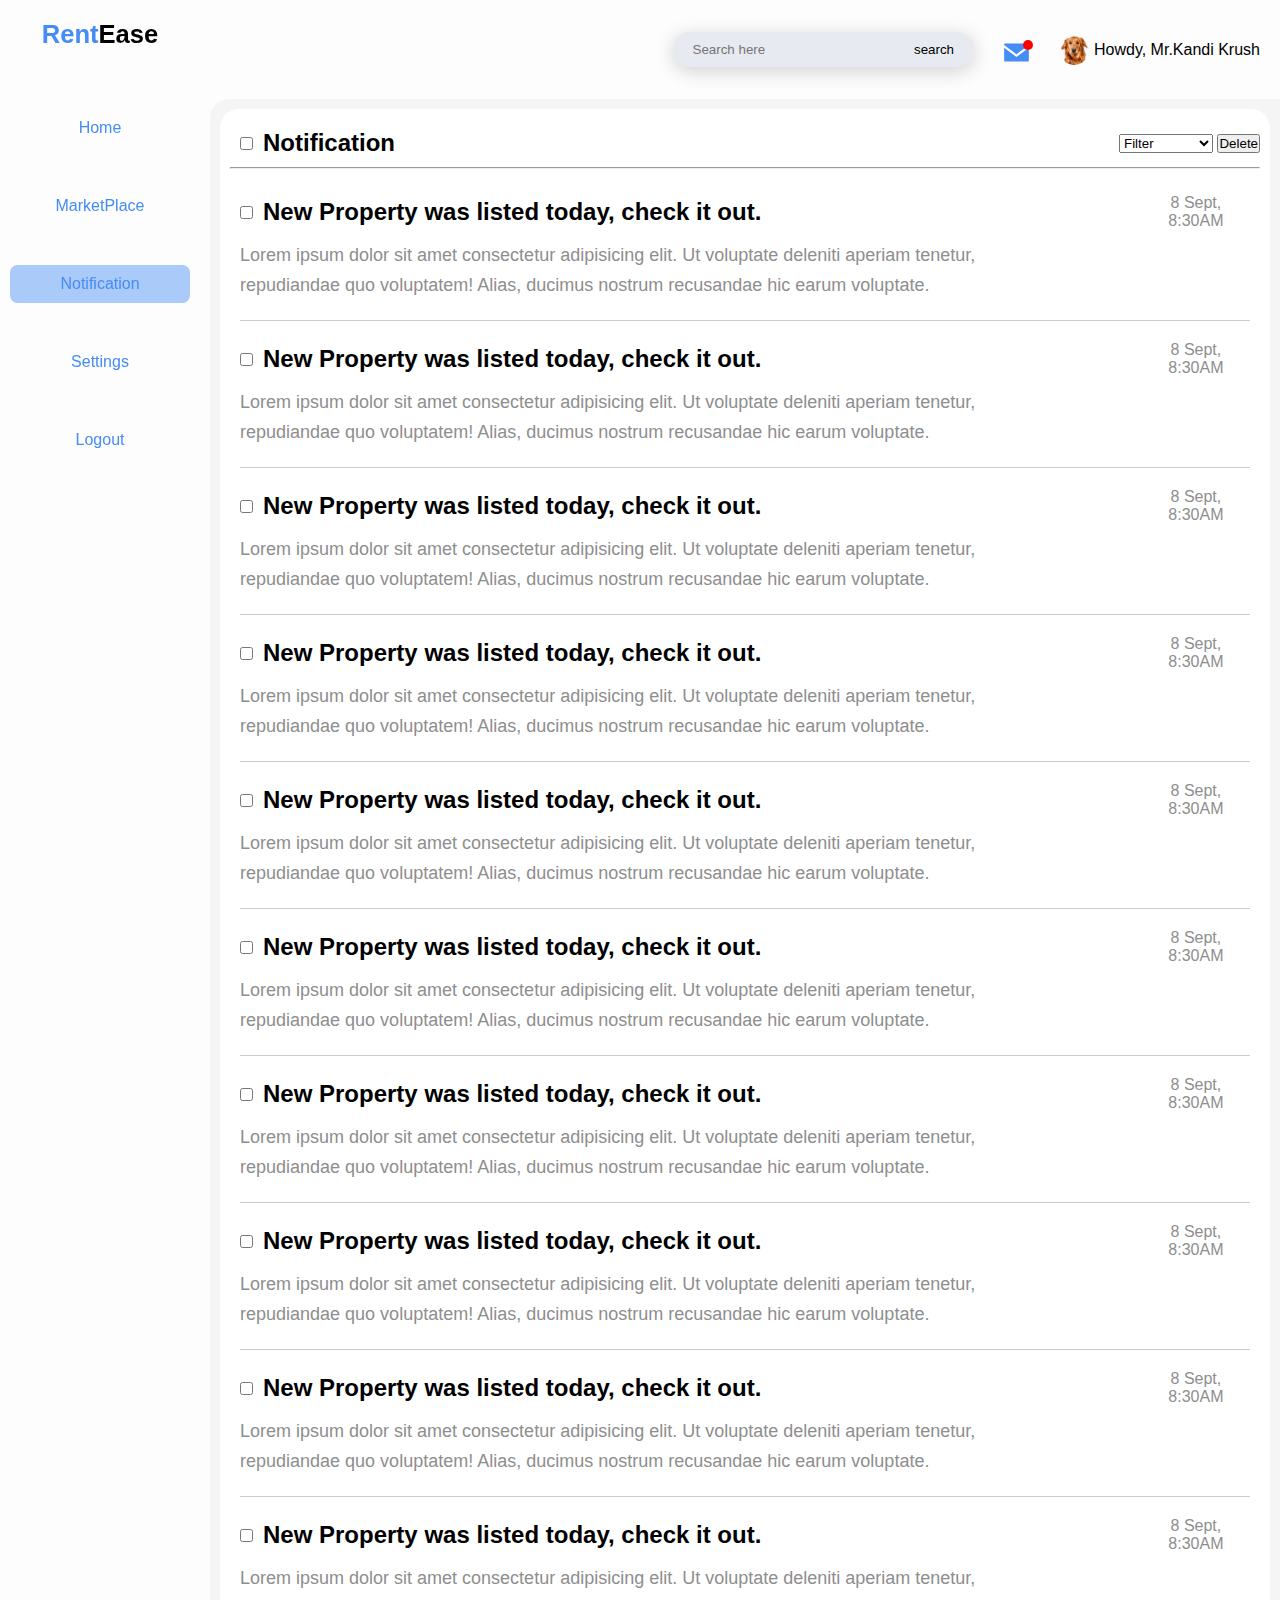
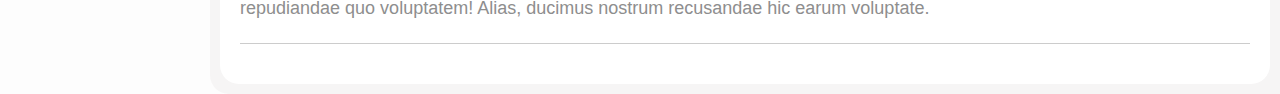
<file: notification.html>
<!DOCTYPE html>
<html lang="en">
<head>
    <meta charset="UTF-8">
    <meta name="viewport" content="width=device-width, initial-scale=1.0">
    <link rel="stylesheet" href="./CSS/notify.css">
    <title>RentEase | Notification Center </title>
</head>
<body>

    <div class="header">
       
        <div class="join-cta">
           <form>
            <input type="search" placeholder="Search here">
            <input type="submit" value="search">
           </form>
          <div class="mailbox">
           <a href="#">
            <img src="./icons/mail-2569.svg" alt="User Mailbox">
           </a>
            <div class="info-dot"></div>
           
          </div>
         <div class="user">
            <img src="./img/dog face 1.jpg" alt="User Icon" class="user-icon">
            <p>Howdy, Mr.Kandi Krush</p>
         </div>
           
        </div>
    </div>

    <div class="container">
       
        <div class="side-nav">

            <div class="logo">
                <h1><span>Rent</span>Ease</h1>
            </div>

            <ul>
                <li>
                    <button><a href="index.html" class="de-link">Home</a></button>
                </li>
                <li>
                    <button><a href="marketplace.html" class="de-link">MarketPlace</a></button>
                </li>
                <li>
                    <button class="active"><a href="./notification.html" class="de-link">Notification</a></button>
                </li>
                <li>
                    <button ><a href="settings.html" class="de-link">Settings</a></button>
                </li>
                <li>
                    <button><a href="#" class="de-link logout ">Logout</a></button>
                </li>
               
            </ul>
        </div>
<!-- Main Container -->
        <div class="other-side-content">

            <!-- Notification Center Section -->
             <div class="notify-container">
                <div class="notify-head">
                    <form>
                        <input type="checkbox">
                        <h2>Notification</h2>
                    </form>
                 
                    <div class="notify-filter-card">
<select name="filter">
    <option value="0">Filter</option>
    <option value="1">New</option>
    <option value="2">Unread</option>
    <option value="3">Promotional</option>
    <option value="4">Read</option>
</select>
<button>Delete</button>
</div>
                </div>
                <hr>
<div class="notify-body">
  <div class="notify-card">
    <div class="notify-body-head">
       <div class="notify-info">
        <input type="checkbox">
        <h2>New Property was listed today, check it out.</h2>
       </div>
        <p>8 Sept, 8:30AM</p>
    </div>
    <div class="notify-txt">
        <p>Lorem ipsum dolor sit amet consectetur adipisicing elit. Ut voluptate deleniti aperiam tenetur, repudiandae quo voluptatem! Alias, ducimus nostrum recusandae hic earum voluptate. </p>
    </div>
  </div>
  <div class="notify-card">
    <div class="notify-body-head">
       <div class="notify-info">
        <input type="checkbox">
        <h2>New Property was listed today, check it out.</h2>
       </div>
        <p>8 Sept, 8:30AM</p>
    </div>
    <div class="notify-txt">
        <p>Lorem ipsum dolor sit amet consectetur adipisicing elit. Ut voluptate deleniti aperiam tenetur, repudiandae quo voluptatem! Alias, ducimus nostrum recusandae hic earum voluptate. </p>
    </div>
  </div>
  <div class="notify-card">
    <div class="notify-body-head">
       <div class="notify-info">
        <input type="checkbox">
        <h2>New Property was listed today, check it out.</h2>
       </div>
        <p>8 Sept, 8:30AM</p>
    </div>
    <div class="notify-txt">
        <p>Lorem ipsum dolor sit amet consectetur adipisicing elit. Ut voluptate deleniti aperiam tenetur, repudiandae quo voluptatem! Alias, ducimus nostrum recusandae hic earum voluptate. </p>
    </div>
  </div>
  <div class="notify-card">
    <div class="notify-body-head">
       <div class="notify-info">
        <input type="checkbox">
        <h2>New Property was listed today, check it out.</h2>
       </div>
        <p>8 Sept, 8:30AM</p>
    </div>
    <div class="notify-txt">
        <p>Lorem ipsum dolor sit amet consectetur adipisicing elit. Ut voluptate deleniti aperiam tenetur, repudiandae quo voluptatem! Alias, ducimus nostrum recusandae hic earum voluptate. </p>
    </div>
  </div>
  <div class="notify-card">
    <div class="notify-body-head">
       <div class="notify-info">
        <input type="checkbox">
        <h2>New Property was listed today, check it out.</h2>
       </div>
        <p>8 Sept, 8:30AM</p>
    </div>
    <div class="notify-txt">
        <p>Lorem ipsum dolor sit amet consectetur adipisicing elit. Ut voluptate deleniti aperiam tenetur, repudiandae quo voluptatem! Alias, ducimus nostrum recusandae hic earum voluptate. </p>
    </div>
  </div>
  <div class="notify-card">
    <div class="notify-body-head">
       <div class="notify-info">
        <input type="checkbox">
        <h2>New Property was listed today, check it out.</h2>
       </div>
        <p>8 Sept, 8:30AM</p>
    </div>
    <div class="notify-txt">
        <p>Lorem ipsum dolor sit amet consectetur adipisicing elit. Ut voluptate deleniti aperiam tenetur, repudiandae quo voluptatem! Alias, ducimus nostrum recusandae hic earum voluptate. </p>
    </div>
  </div>
  <div class="notify-card">
    <div class="notify-body-head">
       <div class="notify-info">
        <input type="checkbox">
        <h2>New Property was listed today, check it out.</h2>
       </div>
        <p>8 Sept, 8:30AM</p>
    </div>
    <div class="notify-txt">
        <p>Lorem ipsum dolor sit amet consectetur adipisicing elit. Ut voluptate deleniti aperiam tenetur, repudiandae quo voluptatem! Alias, ducimus nostrum recusandae hic earum voluptate. </p>
    </div>
  </div>
  <div class="notify-card">
    <div class="notify-body-head">
       <div class="notify-info">
        <input type="checkbox">
        <h2>New Property was listed today, check it out.</h2>
       </div>
        <p>8 Sept, 8:30AM</p>
    </div>
    <div class="notify-txt">
        <p>Lorem ipsum dolor sit amet consectetur adipisicing elit. Ut voluptate deleniti aperiam tenetur, repudiandae quo voluptatem! Alias, ducimus nostrum recusandae hic earum voluptate. </p>
    </div>
  </div>
  <div class="notify-card">
    <div class="notify-body-head">
       <div class="notify-info">
        <input type="checkbox">
        <h2>New Property was listed today, check it out.</h2>
       </div>
        <p>8 Sept, 8:30AM</p>
    </div>
    <div class="notify-txt">
        <p>Lorem ipsum dolor sit amet consectetur adipisicing elit. Ut voluptate deleniti aperiam tenetur, repudiandae quo voluptatem! Alias, ducimus nostrum recusandae hic earum voluptate. </p>
    </div>
  </div>
  <div class="notify-card">
    <div class="notify-body-head">
       <div class="notify-info">
        <input type="checkbox">
        <h2>New Property was listed today, check it out.</h2>
       </div>
        <p>8 Sept, 8:30AM</p>
    </div>
    <div class="notify-txt">
        <p>Lorem ipsum dolor sit amet consectetur adipisicing elit. Ut voluptate deleniti aperiam tenetur, repudiandae quo voluptatem! Alias, ducimus nostrum recusandae hic earum voluptate. </p>
    </div>
  </div>
  

</div>
             </div>

        </div>
   </div>

</body>

   
    </script>
</html>
</file>
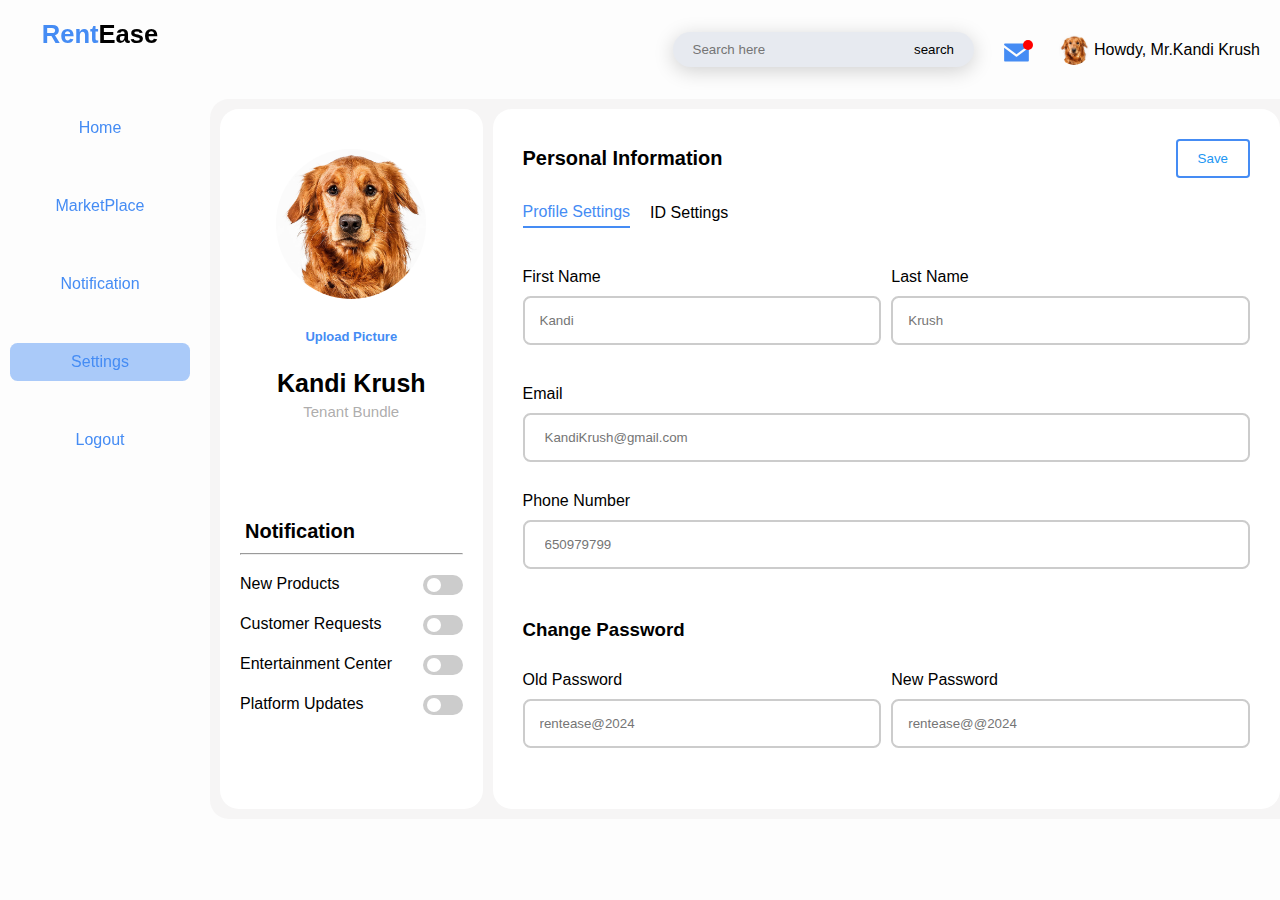
<file: settings.html>
<!DOCTYPE html>
<html lang="en">
<head>
    <meta charset="UTF-8">
    <meta name="viewport" content="width=device-width, initial-scale=1.0">
    <link rel="stylesheet" href="./CSS/settings.css">
    <title>RentEase | Settings </title>
</head>
<body>

    <div class="header">
       
        <div class="join-cta">
           <form>
            <input type="search" placeholder="Search here">
            <input type="submit" value="search">
           </form>
          <div class="mailbox">
           <a href="#">
            <img src="./icons/mail-2569.svg" alt="User Mailbox">
           </a>
            <div class="info-dot"></div>
           
          </div>
         <div class="user">
            <img src="./img/dog face 1.jpg" alt="User Icon" class="user-icon">
            <p>Howdy, Mr.Kandi Krush</p>
         </div>
           
        </div>
    </div>

    <div class="container">
       
        <div class="side-nav">

            <div class="logo">
                <h1><span>Rent</span>Ease</h1>
            </div>

            <ul>
                <li>
                    <button><a href="index.html" class="de-link">Home</a></button>
                </li>
                <li>
                    <button><a href="marketplace.html" class="de-link">MarketPlace</a></button>
                </li>
                <li>
                    <button><a href="notification.html" class="de-link">Notification</a></button>
                </li>
                <li>
                    <button class="active"><a href="settings.html" class="de-link">Settings</a></button>
                </li>
                <li>
                    <button><a href="#" class="de-link logout ">Logout</a></button>
                </li>
               
            </ul>
        </div>
<!-- Main Container -->
        <div class="other-side-content">

            <!-- Welcome Section -->

            <div class="user-info">
               <div class="user-profile">
                <img src="./img/dog face 1.jpg" alt="User Image">
                <a href="#" >Upload Picture</a>
                <h2>Kandi Krush</h2>
                <p>Tenant Bundle</p>
               </div>
               <div class="user-notify">
                <h2>Notification</h2>
                <hr>
                <div class="notify-card">
                    <div class="notify-btn">
                        
                        <p>New Products</p>
                        <label class="switch">
                            <input type="checkbox">
                            <span class="slider round"></span>
                          </label>
                        
                    </div>
                    <div class="notify-btn">
                        <p>Customer Requests</p>
                        <label class="switch">
                            <input type="checkbox">
                            <span class="slider round"></span>
                          </label>
                    </div>
                    <div class="notify-btn">
                        <p>Entertainment Center</p>
                        <label class="switch">
                            <input type="checkbox">
                            <span class="slider round"></span>
                          </label>
                    </div>
                    <div class="notify-btn">
                        <p>Platform Updates</p>
                        <label class="switch">
                            <input type="checkbox">
                            <span class="slider round"></span>
                          </label>
                    </div>
                </div>
               </div>
            </div>
            <div class="user-full-info">
                <div class="profile-title">
                    <h1>Personal Information</h1>
                    <button class="save-btn">Save</button>
                </div>
                <div class="profile-card">
                    <div class="profile-links">
                        <a href="#" class="main-link">Profile Settings</a>
                        <a href="#">ID Settings</a>
                    </div>
                    <form class="profile-form">
                        <div class="usernames">
                            <div class="sub-username">
                                <label >First Name</label>
                            <input type="text" placeholder="Kandi">
                            </div>
                         <div class="sub-username">
                            <label >Last Name</label>
                        <input type="text" placeholder="Krush">
                        </div>

                         </div>
                         <div class="extend-info">
                            <label >Email</label>
                            <input type="email" placeholder="KandiKrush@gmail.com">
                            <label >Phone Number</label>
                            <input type="tel" placeholder="650979799">
                            
                         </div>
                        
                         
                       <h3>Change Password</h3>
                        <div class="pass-card">
                            <div class="pass">
                                <label >Old Password</label>
                        <input type="password" placeholder="rentease@2024">
                            </div>
                       <div class="pass">
                        <label >New Password</label>
                        <input type="password" placeholder="rentease@@2024">
                       </div>
                        
                        </div>
                    </form>

                </div>
            </div>

    </div>
   
   </div>

</body>

   
    </script>
</html>
</file>
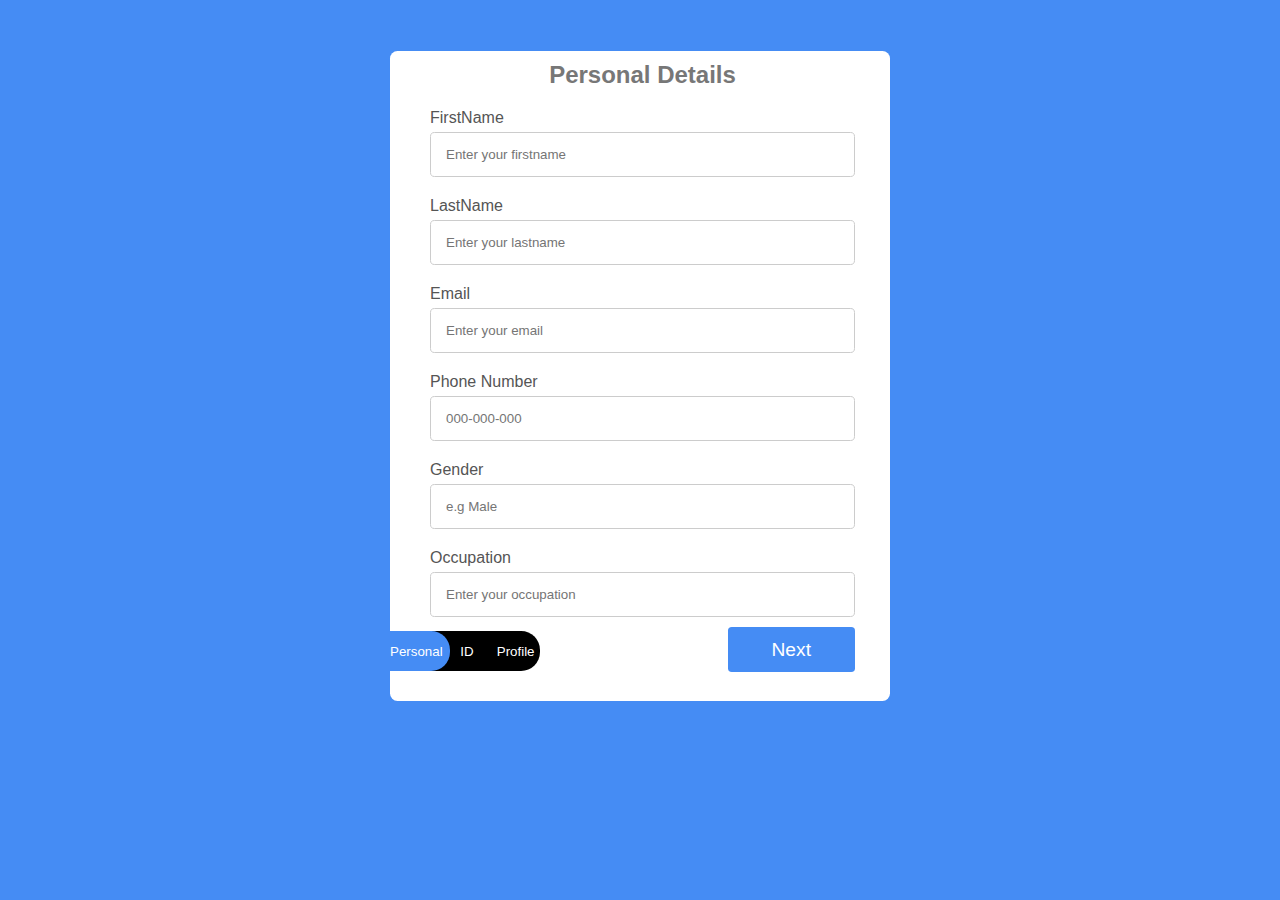
<file: RegisterForm/register.html>
<!DOCTYPE html>
<html lang="en">
<head>
    <meta charset="UTF-8">
    <meta name="viewport" content="width=device-width, initial-scale=1.0">
    <link rel="stylesheet" href="../CSS/register.css">
    <title>rentease.cm | Registration </title>
</head>
<body>
    <div class="container">
        
        <form action="#" id="form-1"  >
        
            <h3>Personal Details</h3>
            <div class="info">
                <div class="input-field">
                    <label>FirstName</label>
                    <input type="text" placeholder="Enter your firstname" required>
                </div>
                <div class="input-field">
                    <label>LastName</label>
                    <input type="text" placeholder="Enter your lastname" required>
                </div>
                <div class="input-field">
                    <label>Email</label>
                    <input type="email" placeholder="Enter your email" required>
                </div>
                <div class="input-field">
                    <label>Phone Number</label>
                    <input type="tel" placeholder="000-000-000" pattern="[0-9][0-9][0-9]" required>
                </div>
                <div class="input-field">
                    <label>Gender</label>
                    <input type="text" placeholder="e.g Male" required>
                </div>
                <div class="input-field">
                    <label>Occupation</label>
                    <input type="email" placeholder="Enter your occupation">
                </div>
            </div>
     
        <button class="cta-btn" id="nextbtn1" type="button">Next</button>
        </form>


        <form action="#" id="form-2" >
        
            <h3>ID & Address Details</h3>
            <div class="info">
                <div class="input-field">
                    <label>ID Type</label>
                    <input type="text" placeholder=" National, Passport, Driver's License etc" required>
                </div>
                <div class="input-field">
                    <label>ID Number</label>
                    <input type="number" placeholder="11223344556677889900" required>
                </div>
                <div class="input-field">
                    <label>Expiry Date</label>
                    <input type="date" placeholder="mm/dd/yyyy">
                </div>
                <div class="input-field">
                    <label>Region</label>
                    <input type="text" placeholder="South West" >
                </div>
                <div class="input-field">
                    <label>Town/City</label>
                    <input type="text" placeholder="Buea">
                </div>
                <div class="input-field">
                    <label>Location</label>
                    <input type="text" placeholder="UB South">
                </div>
            </div>
           
        <button class="cta-btn" id="nextbtn2" type="button">Next</button>
        <button class="cta-btn" id="prevbtn1" type="button">Previous</button>
        </form>



        <form action="#" id="form-3">
        
            <h3>Profile Details</h3>
            <div class="info">
                <div class="input-field">
                    <label>UserName</label>
                    <input type="text" placeholder=" Enter your username" required>
                </div>
                <div class="input-field">
                    <label>Password</label>
                    <input type="password"  required>
                </div>
                <div class="input-field">
                    <label>Re-Type Password</label>
                    <input type="password" required>
                </div>
                <div class="input-field">
                    <label>Upload Profile Picture</label>
                    <input type="file" >
                </div>
                <div class="input-field">
                    <label>Account Type</label>
                   <select name="account" id="acctype">
                    <option value="0">Landlord</option>
                    <option value="1">Tenant</option>
                   </select>
                </div>
                
            </div>
           
        <button class="cta-btn" id="nextbtn" type="submit">submit</button>
        <button class="cta-btn" id="prevbtn2" type="button">Previous</button>
        </form>


<div class="step-indicator">
    <div id="progess"></div>
    <div class="step"><small>Personal</small></div>
    <div class="step"><small>ID</small></div>
    <div class="step"><small>Profile</small></div>

</div>



       
        

    </div>
    
</body>
<script>

var Form1 = document.getElementById("form-1");
var Form2 = document.getElementById("form-2");
var Form3 = document.getElementById("form-3");

const Nextbtn1 =  document.getElementById("nextbtn1");
const Nextbtn2 =  document.getElementById("nextbtn2");
const prevbtn1 =  document.getElementById("prevbtn1");
var prevbtn2 =  document.getElementById("prevbtn2");

var progress =  document.getElementById("progess");



Nextbtn1.addEventListener("click", function()
{
    Form1.style.left = "-550px";
    Form2.style.left = "40px";
    progress.style.width = "90px"
    progress.style.borderRadius = "0 5mm 5mm 0";
})
Nextbtn2.addEventListener("click", function()
{
    Form2.style.left = "-550px";
    Form3.style.left = "40px";
    progress.style.width = "150px";
    progress.style.borderRadius = "0 5mm 5mm 0";
})

prevbtn1.addEventListener("click", function()
{
    Form1.style.left = "40px";
    Form2.style.left = "550px";
    progress.style.width = "60px"
    progress.style.borderRadius = "0 5mm 5mm 0";
    
})
prevbtn2.addEventListener("click", function()
{
    Form2.style.left = "40px";
    Form3.style.left = "550px";
    progress.style.width = "90px"
    progress.style.borderRadius = "0 5mm 5mm 0";
    
})

</script>
</html>
</file>
<file: CSS/notify.css>
:root
{
    --primary-color:#fff ;
    --secondary-color:#000;
    --accent-color:#458cf4;
    --acc:#f0f3f8;
    --accc:#cdd3e1; 
    --h1-fs:64px;
    --h1-lh:72px;
    --p-fs:18px;
    --p-lh:30px;
}

*
{
    padding: 0;
    margin: 0;
    box-sizing: border-box;
    font-family: Arial, Helvetica, sans-serif;
    text-decoration: none;
    list-style-type: none;
}
body
{
    background: #fdfdfd;
}

span
{
    color: #458cf4;
}

.header
{
    display: flex;
    align-items: center;
    justify-content: end;
    position: static;
    padding: 30px 20px;
}

.header .join-cta
{
    display: flex;
    justify-content: space-between;
    align-items: center;
    gap: 30px;
}

.join-cta form
{
    background: #e7eaf0;
    border-radius: 5mm;
    box-shadow: 0 4px 20px #0000002e;
}

.join-cta form input
{
    border-radius: 5mm;
    padding: 10px 20px;
    outline: 0;
    border: 0;
    background: transparent;

}

.mailbox
{
    display: flex;
    align-items: center;
    justify-content: center;
    gap: 15px;
    position: relative;
    box-sizing: border-box;
    margin-top: 10px;
    
}
.mailbox img
{
    width: 25px;
    
}

.mailbox .info-dot
{
    width: 10px;
    height: 10px;
    border-radius: 50%;
    background: red;
    position: absolute;
    left: 19px;
    top: 0;
}
.join-cta .user-icon
{
    width: 30px;
    border-radius: 50%;
}
.join-cta .user
{
    display: flex;
    align-items: center;
    justify-content: center;
    gap: 5px;
    position: relative;
    box-sizing: border-box;
}


.container .side-nav
{
  position: fixed;
  height: 100%;
  width: 200px;
  top: 0;
 z-index: 1;
  left: 0;
}
.side-nav .logo h1
{
    font-size: 1.6em;
    text-align: center;
    padding: 20px;

}


.side-nav ul
{
   padding: 0 10px;
  
}
.side-nav ul li
{
    margin: 40px 0;
    width: 180px;
}
.side-nav ul li a
{
    
    color: #458cf4;
    padding: 0 30px;
    
}
.side-nav  button
{
    
   width: 180px;
   background: transparent;
  border: none;
   border-radius: 2mm;
   padding: 10px;
   font-size: 1em;
   color: #458cf4;
   
    
}

.side-nav button:hover
{
    
    background: #458bf4cd;
    color: black;
    transition: 0.4s;
} 
.side-nav button:hover a
{
    
    
    color: black;
    transition: 0.4s;
}
.side-nav .active
{
    background: #458bf473;
   
    transition: 0.4s;
}

.container .other-side-content{
    margin-left: 210px;
    background-color: #f6f5f5;
    border-radius: 5mm 0 0 5mm;
    padding: 10px;
   
    align-items: center;
}
.notify-container
{
    padding: 10px;
    width: 100%;
    background: white;
    border-radius: 5mm;
}
.notify-container .notify-head
{
    
    display: flex;
    justify-content: space-between;
    align-items: center;
    width: 100%;
}
.notify-head form
{
    display: flex;
    justify-content: start;
    align-items: center;
    width: 10%;
    align-items: center;
    text-align: center;
    gap: 10px;
    padding: 10px;
}
.notify-body
{
    padding: 10px;
    margin-top: 15px;
}
.notify-body .notify-card
{ 
    width: 100%;
    height: fit-content;
    border-bottom: 1px solid #ccc ;
    box-sizing: border-box;
    margin-bottom: 20px;
}

.notify-card .notify-body-head
{
    display: flex;
    justify-content: space-between;
    align-items: center;
    width: 100%;
    align-items: center;
    text-align: center;
    gap: 10px;
    
}
.notify-body-head .notify-info
{
    display: flex;
    justify-content: start;
    align-items: center;
    width: 90%;
    align-items: center;
    text-align: center;
    gap: 10px;
}
 .notify-body-head p
{
    color: #8e8e8e;
}
.notify-card .notify-txt
{
    width: 80%;
    padding: 10px 0px;
    font-size: var(--p-fs);
    line-height: var(--p-lh);
    color: #8e8e8e;
    margin-bottom: 10px;
}
</file>
<file: CSS/settings.css>
:root
{
    --primary-color:#fff ;
    --secondary-color:#000;
    --accent-color:#458cf4;
    --acc:#f0f3f8;
    --accc:#cdd3e1; 
    --h1-fs:64px;
    --h1-lh:72px;
    --p-fs:18px;
    --p-lh:30px;
}

*
{
    padding: 0;
    margin: 0;
    box-sizing: border-box;
    font-family: Arial, Helvetica, sans-serif;
    text-decoration: none;
    list-style-type: none;
}
body
{
    background: #fdfdfd;
}

span
{
    color: #458cf4;
}

.header
{
    display: flex;
    align-items: center;
    justify-content: end;
    position: static;
    padding: 30px 20px;
}

.header .join-cta
{
    display: flex;
    justify-content: space-between;
    align-items: center;
    gap: 30px;
}

.join-cta form
{
    background: #e7eaf0;
    border-radius: 5mm;
    box-shadow: 0 4px 20px #0000002e;
}

.join-cta form input
{
    border-radius: 5mm;
    padding: 10px 20px;
    outline: 0;
    border: 0;
    background: transparent;

}

.mailbox
{
    display: flex;
    align-items: center;
    justify-content: center;
    gap: 15px;
    position: relative;
    box-sizing: border-box;
    margin-top: 10px;
    
}
.mailbox img
{
    width: 25px;
    
}

.mailbox .info-dot
{
    width: 10px;
    height: 10px;
    border-radius: 50%;
    background: red;
    position: absolute;
    left: 19px;
    top: 0;
}
.join-cta .user-icon
{
    width: 30px;
    border-radius: 50%;
}
.join-cta .user
{
    display: flex;
    align-items: center;
    justify-content: center;
    gap: 5px;
    position: relative;
    box-sizing: border-box;
}


.container .side-nav
{
  position: fixed;
  height: 100%;
  width: 200px;
  top: 0;
 z-index: 1;
  left: 0;
}
.side-nav .logo h1
{
    font-size: 1.6em;
    text-align: center;
    padding: 20px;

}


.side-nav ul
{
   padding: 0 10px;
  
}
.side-nav ul li
{
    margin: 40px 0;
    width: 180px;
}
.side-nav ul li a
{
    
    color: #458cf4;
    padding: 0 30px;
    
}
.side-nav  button
{
    
   width: 180px;
   background: transparent;
  border: none;
   border-radius: 2mm;
   padding: 10px;
   font-size: 1em;
   color: #458cf4;
   
    
}

.side-nav button:hover
{
    
    background: #458bf4cd;
    color: black;
    transition: 0.4s;
} 
.side-nav button:hover a
{
    
    
    color: black;
    transition: 0.4s;
}
.side-nav .active
{
    background: #458bf473;
   
    transition: 0.4s;
}

.container .other-side-content{
    margin-left: 210px;
    background-color: #f6f5f5;
    border-radius: 5mm 0 0 5mm;
    padding: 10px;
    display: grid;
    grid-template-columns: 25% 75%;
    gap: 10px;

    align-items: center;
}

.container .user-info
{
    padding: 10px;
    border-radius: 5mm;
    background: #fff;
    width: 100%;
    height: 700px;
    
}

.user-info .user-profile
{
    align-items: center;
    text-align: center;
    display: flex;
    justify-content: center;
    flex-direction: column;
    margin-bottom: 80px;
}
.user-info .user-profile img
{
    width: 150px;
    border-radius: 50%;
    margin: 30px auto;
}
.user-profile a
{
    color: #458cf4;
    font-weight: 600;
    font-size: 13px;
    margin-bottom: 10px;
}
.user-profile h2
{
    font-size: 25px;
    margin-top: 15px;
}
.user-profile p
{
    color: #8f8e8ebc;
    font-size: 15px;
    margin: 5px auto;
}

.user-info .user-notify
{
padding: 10px;
}

.user-info .user-notify h2
{
    font-size: 20px;
    margin: 5px;
}
.user-info .user-notify hr
{
color: #8d8f94c6;
    margin: 10px auto;
}

.user-notify .notify-card .notify-btn
{
    display: flex;
   justify-content: space-between;
   margin: 20px auto;
}
.switch
{
    position: relative;
    display: inline-block;
    width: 40px;
    height: 20px;
}
.switch input {
    opacity: 0;
    width: 0;
    height: 0;
  }
  .slider {
    position: absolute;
    cursor: pointer;
    top: 0;
    left: 0;
    right: 0;
    bottom: 0;
    background-color: #ccc;
    -webkit-transition: .4s;
    transition: .4s;
  }
  .slider:before {
    position: absolute;
    content: "";
    height: 14px;
    width: 14px;
    left: 4px;
    bottom: 3.5px;
    background-color: white;
    -webkit-transition: .4s;
    transition: .4s;
  }
  
  input:checked + .slider {
    background-color: #2196F3;
  }
  
  input:focus + .slider {
    box-shadow: 0 0 1px #2196F3;
  }
  
  input:checked + .slider:before {
    -webkit-transform: translateX(18px);
    -ms-transform: translateX(18px);
    transform: translateX(18px);
  }
  
  /* Rounded sliders */
  .slider.round {
    border-radius: 34px;
  }
  
.slider.round:before {
    border-radius: 50%;
  }

  .container .user-full-info
  {
    height: 700px;
    background: white;
    border-radius: 5mm;
    padding: 30px;
  }
  .user-full-info .profile-title
  {
    display: flex;
    align-items: center;
    justify-content: space-between;
    margin-bottom: 20px;

  }
  .user-full-info h1
  {
    font-size: 20px;
    
  }
  .user-full-info .save-btn
  {
    background: transparent;
    text-align: center;
    border: 2px solid #458cf4;
    color: #2196F3;
    padding:10px 20px;
    cursor: pointer;
    border-radius: 1mm;
  }
  .profile-card .profile-links
  {
    display: flex;
    justify-content: start;
    align-items: center;
    gap: 20px;
  }
  .profile-links a{
    color: #000;
  }
  .profile-links .main-link
  {
    border-bottom: 2px solid #458cf4;
    color: #458cf4;
    padding: 5px 0;
  }
 
  .profile-card .profile-form
  {
    margin: 30px auto;
    width: 100%;
    display: flex;
    flex-direction: column;
    outline: 0;
    border: 0;
    
    
  }

  .profile-form .usernames
  {
    display: flex;
    width: 100%;
    flex-direction: row; 
    gap: 10px;

  }
  .sub-username
  {

    width: 100%;
    margin: 10px auto;
  }
  .profile-form .usernames .sub-username input
  {

    width: 100%;
    padding: 15px;
    border-radius: 2mm;
    margin-top: 10px;
    outline: 0;
    border: 2px solid #ccc;
  }
 .profile-form .extend-info
 {
    margin: 30px 0;
    display: flex;
    flex-direction: column;
    gap: 10px;
 }
 .profile-form .extend-info input
 {
    padding: 15px 20px ;
    border-radius: 2mm;
    outline: 0;
    border: 2px solid #ccc;
    margin-bottom: 20px;
 }
 .profile-form .pass-card
 {
    padding: 20px 0;
    display: flex;
    align-items: center;
    gap: 10px;
  
 }
 .pass-card .pass
 {
    width: 100%;
    margin: 10px auto;
 }
 .profile-form .pass-card .pass input
  {

    width: 100%;
    padding: 15px;
    border-radius: 2mm;
    margin-top: 10px;
    outline: 0;
    border: 2px solid #ccc;
  }
</file>
<file: CSS/register.css>
:root
{
    --primary-color:#fff ;
    --secondary-color:#000;
    --accent-color:#458cf4;
    --acc:#f0f3f8;
    --accc:#cdd3e1; 
    --h1-fs:64px;
    --h1-lh:72px;
    --p-fs:18px;
    --p-lh:30px;
}

*
{
    padding: 0;
    margin: 0;
    text-align: left;
    box-sizing: border-box;
    font-family: Arial, Helvetica, sans-serif;
}
body
{
    background: #458cf4;

}
.container
{
    width: 500px;
    height: 650px;
    background-color: white;
    border-radius: 2mm;
    position: relative;
    margin: 4% auto;
    /* padding: 20px; */
    overflow: hidden;
}
.container h3
{
    color: #777;
    margin-bottom: 20px;
    text-align: center;
    font-size: 1.5em;
}
.container form
{
    position: absolute;
    top: 10px;
    left: 40px;
    width: 85%;
    transition: 0.5s;
}
form .info
{
    display: flex;
    justify-content: space-evenly;
    gap: 20px ;
    flex-wrap: wrap;
    flex-direction: column;
 
} 

.input-field
{
    display: flex;
    flex-direction: column;
}
.input-field label
{
    color: #555555;
}

.input-field input
{
  height: 45px;
  margin-top: 5px;
  border: 1px solid #ccc;
  border-radius: 1.2mm;
  padding-left: 15px;
  transition: all 400ms ease;
}
.input-field input[type="file"]
{
  height: 45px;
  margin-top: 5px;
  border: 0;
  outline: 0;
  border-radius: 1.2mm;
  padding-left: 15px;
  transition: all 400ms ease;
}

.input-field input:focus
{
 box-shadow: 0 5px 15px rgba(0, 0, 0, 0.2);
  outline: none;
}
.input-field select
{
    height: 45px;
    background-color: #458cf4;
    color: white;
    border: 0;
    outline: 0;
}
.cta-btn
{
    position: relative;
    float: right;
    height: 45px ;
    width: 30%;
    border: 0;
    outline: 0;
    color: white;
    background-color: #458cf4;
    border-radius: 1mm;
    margin: 10px auto; 
    margin-left: 15px;
  border: none;
  font-size: 1.2em;
  padding: 10px;
  text-align: center;
  -webkit-transition-duration: 0.4s; /* Safari */
  transition-duration: 0.4s;
  text-decoration: none;
  overflow: hidden;
  cursor: pointer;

   
}
.cta-btn:after
{
  
 content: "";
  background: #99c0fa;
  display: block;
  position: absolute;
  padding-top: 300%;
  padding-left: 350%;
  margin-left: -20px!important;
  margin-top: -120%;
  opacity: 0;
  transition: all 0.8s
}
.cta-btn:active:after
{
    padding: 0;
  margin: 0;
  opacity: 1;
  transition: 0s
}
#form-2
{
    left: 650px;
}
#form-3
{
    left: 650px;
}
.step-indicator
{
    width: 30%;
    background: black;
    height: 40px;
    display: flex;
    margin: 0 auto;
    align-items: center;
    position: absolute;
    bottom: 30px;
    border-radius: 0 5mm 5mm 0;
}
.step 
{
    position: relative;
    color: white;
    text-align: center;
    width: 120px;
}
#progess
{
    position: absolute;
    background-color: #458cf4;
    height: 100%;
    width: 60px;
    border-radius : 0 5mm 5mm 0;
    transition: 0.5s;
    font-weight: bold;
}
</file>
